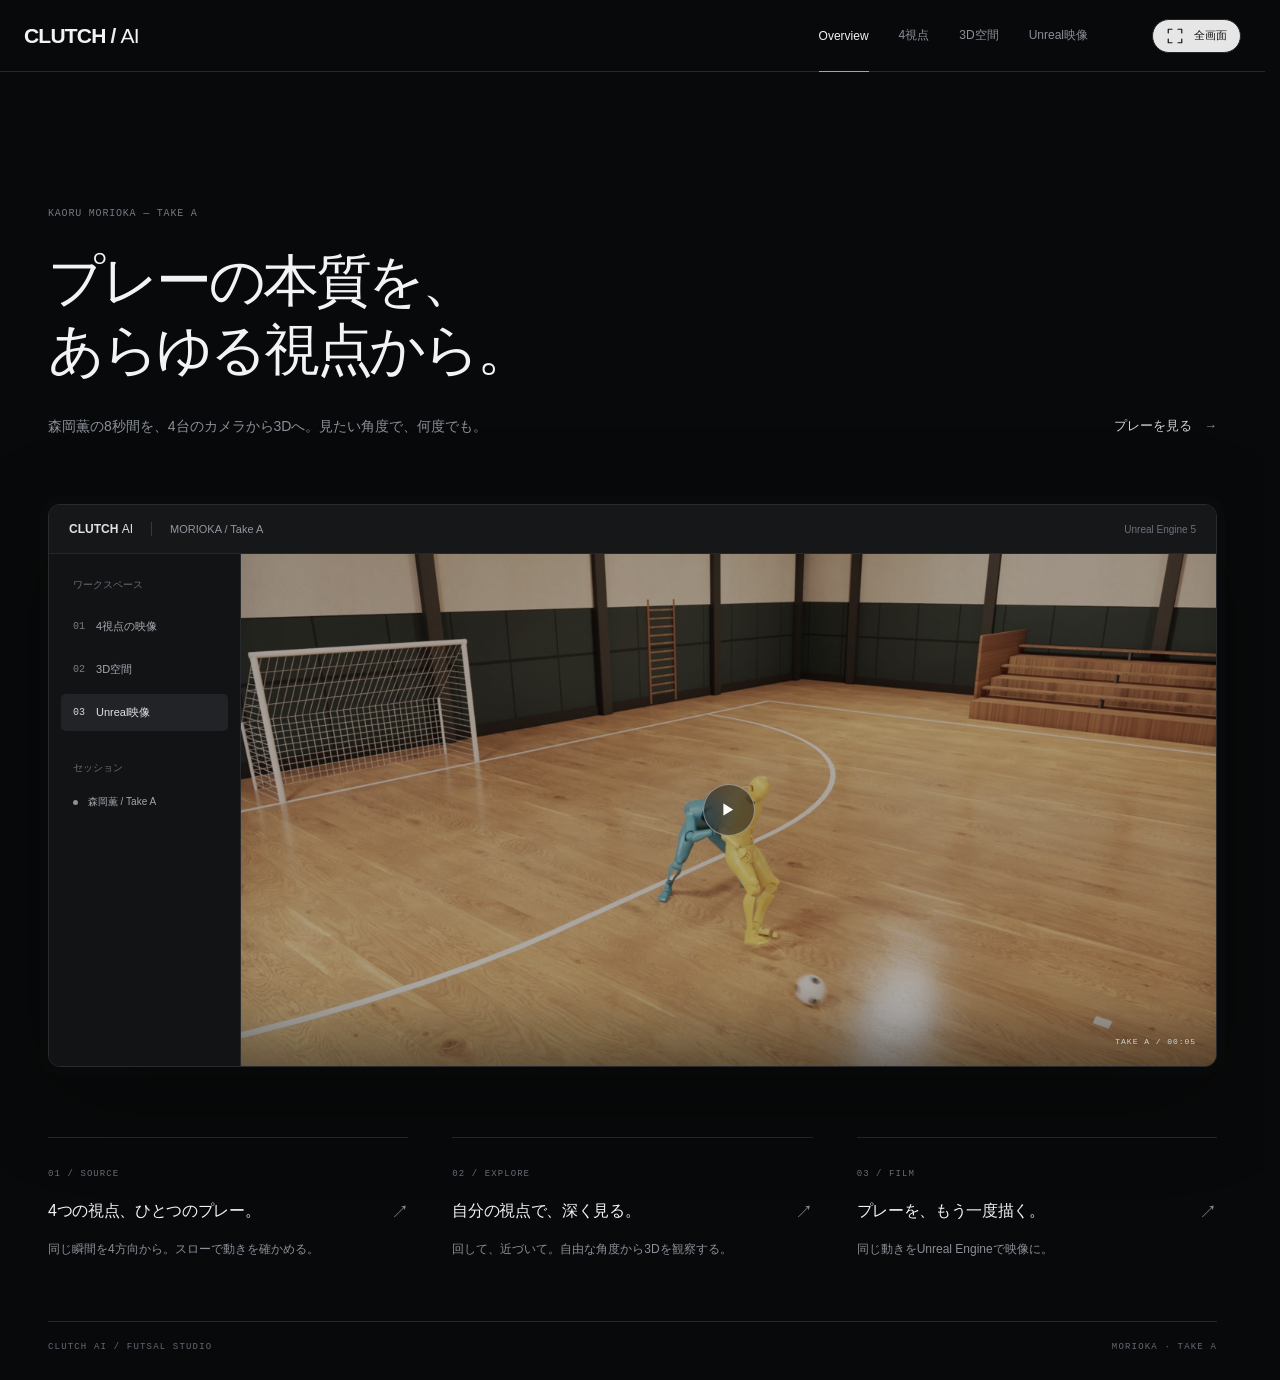
<file: index.html>
<!doctype html>
<html lang="ja">
<head>
  <meta charset="UTF-8">
  <meta name="viewport" content="width=device-width, initial-scale=1, viewport-fit=cover">
  <meta name="robots" content="noindex, nofollow">
  <meta name="theme-color" content="#111310">
  <title>Take A — 森岡薫のプレーを、あらゆる視点で | Clutch AI</title>
  <meta property="og:title" content="Take A — 森岡薫のプレーを、あらゆる視点で">
  <meta property="og:description" content="4方向の同期映像、自由視点の3D、Unreal Engineの映像。ひとつのプレーを、深く見る。">
  <meta property="og:image" content="poster.jpg">
  <link rel="icon" href="poster.jpg">
  <link rel="stylesheet" href="studio.css">
</head>
<body>
  <header class="site-header">
    <a class="brand" href="#intro" aria-label="Clutch AI ホーム">CLUTCH<span class="brand-mark">/</span><span class="brand-light">AI</span></a>
    <nav class="tabs" aria-label="ビュー切替">
      <a class="tab on" href="#intro" data-ch="intro" aria-current="page">Overview</a>
      <a class="tab" href="#cams" data-ch="cams"><span>01</span>4視点</a>
      <a class="tab" href="#space" data-ch="space"><span>02</span>3D空間</a>
      <a class="tab" href="#film" data-ch="film"><span>03</span>Unreal映像</a>
    </nav>
    <button class="btn fullscreen-button" id="pageFs" data-fullscreen="current"><svg viewBox="0 0 24 24" aria-hidden="true"><path d="M8 3H3v5m13-5h5v5M3 16v5h5m13-5v5h-5"/></svg><span>全画面</span></button>
  </header>
  <main>
    <section class="chapter on" id="intro" aria-labelledby="intro-title">
      <div class="hero">
        <div class="hero-copy">
          <p class="eyebrow"><span class="live-dot"></span> KAORU MORIOKA — TAKE A</p>
          <h1 id="intro-title">プレーの本質を、<br>あらゆる視点から。</h1>
          <div class="hero-bottom"><p class="hero-description">森岡薫の8秒間を、4台のカメラから3Dへ。<br class="mobile-break">見たい角度で、何度でも。</p><a class="hero-cta" href="#cams">プレーを見る <span aria-hidden="true">→</span></a></div>
        </div>
        <div class="hero-image">
          <div class="preview-header"><span class="preview-brand">CLUTCH <span>AI</span></span><span class="preview-divider"></span><span>MORIOKA / Take A</span><span class="preview-state">Unreal Engine 5</span></div>
          <div class="preview-body"><div class="preview-sidebar"><span class="preview-caption">ワークスペース</span><a href="#cams">01 <span>4視点の映像</span></a><a href="#space">02 <span>3D空間</span></a><a class="selected" href="#film">03 <span>Unreal映像</span></a><span class="preview-caption preview-session">セッション</span><span class="session-item"><i></i> 森岡薫 / Take A</span></div><a class="preview-film" href="#film" aria-label="Unreal映像を開く"><img src="poster.jpg" alt="Unreal Engineで再構成した体育館と2人の選手" fetchpriority="high"><span class="preview-play" aria-hidden="true">▶</span><span class="image-caption">TAKE A / 00:05</span></a></div>
        </div>
      </div>
      <div class="chapter-links">
        <a class="chapter-link" href="#cams"><span class="chapter-number">01 / SOURCE</span><h2>4つの視点、ひとつのプレー。 <span aria-hidden="true">↗</span></h2><p>同じ瞬間を4方向から。スローで動きを確かめる。</p></a>
        <a class="chapter-link" href="#space"><span class="chapter-number">02 / EXPLORE</span><h2>自分の視点で、深く見る。 <span aria-hidden="true">↗</span></h2><p>回して、近づいて。自由な角度から3Dを観察する。</p></a>
        <a class="chapter-link" href="#film"><span class="chapter-number">03 / FILM</span><h2>プレーを、もう一度描く。 <span aria-hidden="true">↗</span></h2><p>同じ動きをUnreal Engineで映像に。</p></a>
      </div>
      <footer class="site-footer"><span>CLUTCH AI / FUTSAL STUDIO</span><span>MORIOKA · TAKE A</span></footer>
    </section>
    <section class="chapter" id="cams" aria-labelledby="cams-title" hidden>
      <div class="view-heading"><div><p class="eyebrow">01 / SOURCE</p><h1 id="cams-title">4つの視点。ひとつの瞬間。</h1></div><p class="view-description">4方向の映像を同期再生。<br>スローとシークで、動きの細部まで。</p></div>
      <div class="workspace" id="camWorkspace" aria-label="4視点プレーヤー">
        <div class="stage-topline"><span><i class="live-dot"></i> SYNCHRONIZED / 4 CAMERAS</span><span>TAKE A</span></div>
        <div class="cams">
          <div class="cam"><video src="space/cam1_west.mp4" muted playsinline preload="metadata"></video><span class="lbl"><b>01</b> 西側</span></div>
          <div class="cam"><video src="space/cam2_goalback.mp4" muted playsinline preload="metadata"></video><span class="lbl"><b>02</b> ゴール裏</span></div>
          <div class="cam"><video src="space/cam3_east.mp4" muted playsinline preload="metadata"></video><span class="lbl"><b>03</b> 東側</span></div>
          <div class="cam"><video src="space/cam4_side.mp4" muted playsinline preload="metadata"></video><span class="lbl"><b>04</b> サイド</span></div>
        </div>
        <div class="transport">
          <input id="camSeek" type="range" min="0" max="8" step="0.033" value="0" aria-label="4台の映像の再生位置">
          <div class="row">
            <button class="btn play-button" id="camPlay" aria-label="4視点を再生">▶</button>
            <span class="time" id="camTime">0.00 <span>/ 8.00 s</span></span>
            <div class="spacer"></div>
            <div class="seg" id="camSpeed" role="group" aria-label="4視点の再生速度"><button class="btn" data-speed="0.25" aria-pressed="false">0.25×</button><button class="btn" data-speed="0.5" aria-pressed="false">0.5×</button><button class="btn on" data-speed="1" aria-pressed="true">1×</button></div>
            <button class="btn fullscreen-button" id="camFs" data-fullscreen="camWorkspace"><svg viewBox="0 0 24 24" aria-hidden="true"><path d="M8 3H3v5m13-5h5v5M3 16v5h5m13-5v5h-5"/></svg><span>全画面</span></button>
          </div>
        </div>
      </div>
      <div class="view-footnote"><span>西側 / ゴール裏 / 東側 / サイド</span><a href="#space">このプレーを3Dで見る <span aria-hidden="true">↗</span></a></div>
    </section>
    <section class="chapter space-view" id="space" aria-labelledby="space-title" hidden>
      <div class="space-toolbar"><div><p class="eyebrow">02 / EXPLORE</p><h1 id="space-title">視点を、自由に。</h1></div><p>ドラッグ・指で回転。ホイール・ピンチでズーム。</p><button class="btn fullscreen-button" id="spaceFs" data-fullscreen="space"><svg viewBox="0 0 24 24" aria-hidden="true"><path d="M8 3H3v5m13-5h5v5M3 16v5h5m13-5v5h-5"/></svg><span>全画面</span></button></div>
      <div class="space-container"><iframe id="spaceFrame" title="森岡薫 Take A 3D空間" allow="fullscreen" allowfullscreen data-src="space/sandbox/?ball=tracked&amp;embed=1&amp;v=mannequin-20260928"></iframe></div>
    </section>
    <section class="chapter" id="film" aria-labelledby="film-title" hidden>
      <div class="view-heading"><div><p class="eyebrow">03 / FILM</p><h1 id="film-title">動きを、もう一度描く。</h1></div><p class="view-description">UNREAL ENGINE 5<br>5 SECONDS / 1080P / 30 FPS</p></div>
      <div id="player" class="workspace film-player" tabindex="0" aria-label="Unreal映像プレーヤー">
        <div class="film-surface">
          <video id="vA" src="gymv2.mp4" poster="poster.jpg" playsinline preload="metadata" loop muted></video>
          <video id="vB" src="gym.mp4" playsinline preload="metadata" loop muted></video>
          <div id="wipe" role="slider" aria-label="新旧映像の比較位置" aria-valuemin="2" aria-valuemax="98" aria-valuenow="50" tabindex="0"></div>
          <span class="tag" id="tagA">NEW / 新版</span><span class="tag" id="tagB">ORIGINAL / 旧版</span>
          <button id="bigplay" aria-label="Unreal映像を再生"><svg viewBox="0 0 24 24" aria-hidden="true"><path d="m9 5 11 7-11 7Z"/></svg></button>
        </div>
        <div class="transport" id="controls">
          <input id="scrub" type="range" min="0" max="149" step="1" value="0" aria-label="Unreal映像の再生位置">
          <div class="row">
            <button class="btn play-button" id="play" aria-label="Unreal映像を再生">▶</button>
            <button class="btn icon frame-control" id="prev" aria-label="1コマ戻る">‹</button><button class="btn icon frame-control" id="next" aria-label="1コマ進む">›</button>
            <span class="time" id="time">0.00 <span>/ 5.00 s</span></span>
            <div class="spacer"></div>
            <div class="seg" id="speed" role="group" aria-label="Unreal映像の再生速度"><button class="btn" data-speed="0.25" aria-pressed="false">0.25×</button><button class="btn" data-speed="0.5" aria-pressed="false">0.5×</button><button class="btn on" data-speed="1" aria-pressed="true">1×</button></div>
            <div class="seg" id="source" role="group" aria-label="映像のバージョン"><button class="btn on" data-src="A" aria-pressed="true">新</button><button class="btn" data-src="B" aria-pressed="false">旧</button><button class="btn" data-src="AB" aria-pressed="false">比較</button></div>
            <button class="btn fullscreen-button" id="filmFs" data-fullscreen="player"><svg viewBox="0 0 24 24" aria-hidden="true"><path d="M8 3H3v5m13-5h5v5M3 16v5h5m13-5v5h-5"/></svg><span>全画面</span></button>
          </div>
        </div>
      </div>
      <div class="view-footnote"><span>元のプレーの3〜8秒を再構成 / 動作確認用モデル</span><a href="gymv2.mp4" download="take-a-gymv2-5s.mp4">映像をダウンロード <span aria-hidden="true">↓</span></a></div>
      <details class="film-details"><summary>映像について・比較を見る <span aria-hidden="true">＋</span></summary><div class="details-content"><p>4台の映像から再構成した動きを、Unreal Engineの体育館で再生しています。人物は動作確認用の単色モデルです。元映像の完全な再現を示すものではありません。</p><p>「比較」では境界をドラッグして、新旧の会場を見比べられます。キーボードでは Space で再生・停止、← → でコマ送り、F で全画面。</p><figure><img src="compare-gym-vs-gymv2.jpg" alt="左に旧版、右に新版の体育館を並べた5時刻の比較" loading="lazy"><figcaption>旧版 / 新版 — 同じ時刻の比較</figcaption></figure><figure><img src="compare-browser-vs-unreal.jpg" alt="ブラウザの3D空間とUnreal映像の比較" loading="lazy"><figcaption>3D空間 / Unreal Engine — 姿勢と位置の比較</figcaption></figure></div></details>
    </section>
  </main>
  <div class="fullscreen-notice" id="fullscreenNotice" role="status" hidden>ページ内で拡大表示しています。</div>
  <script type="module" src="studio.js"></script>
</body>
</html>
</file>
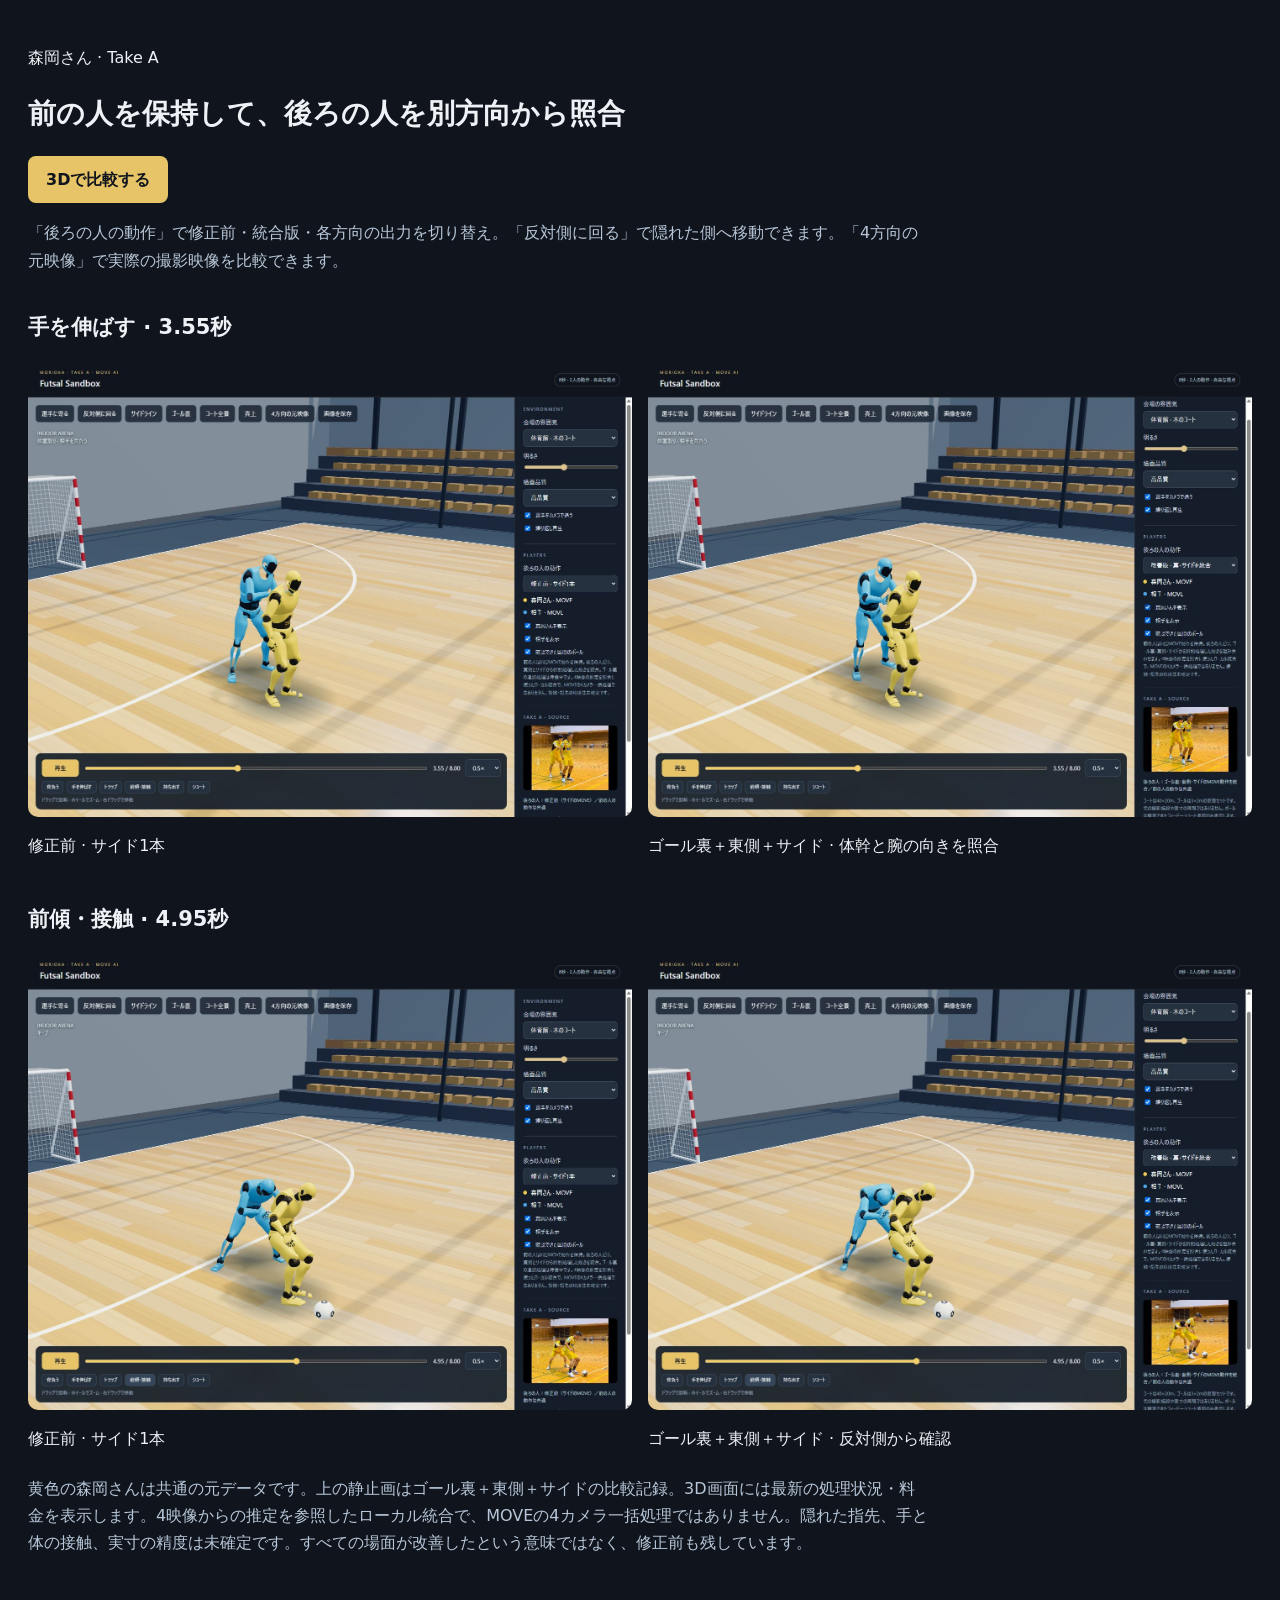
<file: space/sandbox/occlusion-review.html>
<!doctype html>
<html lang="ja"><head><meta charset="utf-8"><meta name="viewport" content="width=device-width,initial-scale=1"><title>Take A · 相手の動作比較</title><style>
body{margin:0;background:#10151d;color:#eef1f5;font:16px/1.7 system-ui,sans-serif}main{max-width:1300px;margin:auto;padding:28px}h1{font-size:28px}h2{font-size:21px;margin-top:36px}a{color:#f1ce67}.pair{display:grid;grid-template-columns:1fr 1fr;gap:16px}figure{margin:0}img{width:100%;border-radius:10px}figcaption{padding:7px 0}.note{color:#b7c6d8;max-width:900px}.button{display:inline-block;background:#e6c467;color:#10151d;padding:10px 18px;border-radius:8px;text-decoration:none;font-weight:700}@media(max-width:800px){.pair{grid-template-columns:1fr}}
</style></head><body><main><p>森岡さん · Take A</p><h1>前の人を保持して、後ろの人を別方向から照合</h1><p><a class="button" href="./?v=9">3Dで比較する</a></p><p class="note">「後ろの人の動作」で修正前・統合版・各方向の出力を切り替え。「反対側に回る」で隠れた側へ移動できます。「4方向の元映像」で実際の撮影映像を比較できます。</p>
<h2>手を伸ばす · 3.55秒</h2><div class="pair"><figure><img src="before-hands.png" alt="サイド1本のMOVEによる修正前、3.55秒"><figcaption>修正前 · サイド1本</figcaption></figure><figure><img src="final-hands.png" alt="ゴール裏・東側・サイドを統合した相手、3.55秒"><figcaption>ゴール裏＋東側＋サイド · 体幹と腕の向きを照合</figcaption></figure></div>
<h2>前傾・接触 · 4.95秒</h2><div class="pair"><figure><img src="before-contact-opposite.png" alt="接触場面を反対側から見た修正前、4.95秒"><figcaption>修正前 · サイド1本</figcaption></figure><figure><img src="final-contact.png" alt="接触場面を反対側から見た統合版、4.95秒"><figcaption>ゴール裏＋東側＋サイド · 反対側から確認</figcaption></figure></div>
<p class="note">黄色の森岡さんは共通の元データです。上の静止画はゴール裏＋東側＋サイドの比較記録。3D画面には最新の処理状況・料金を表示します。4映像からの推定を参照したローカル統合で、MOVEの4カメラ一括処理ではありません。隠れた指先、手と体の接触、実寸の精度は未確定です。すべての場面が改善したという意味ではなく、修正前も残しています。</p>
</main></body></html>
</file>
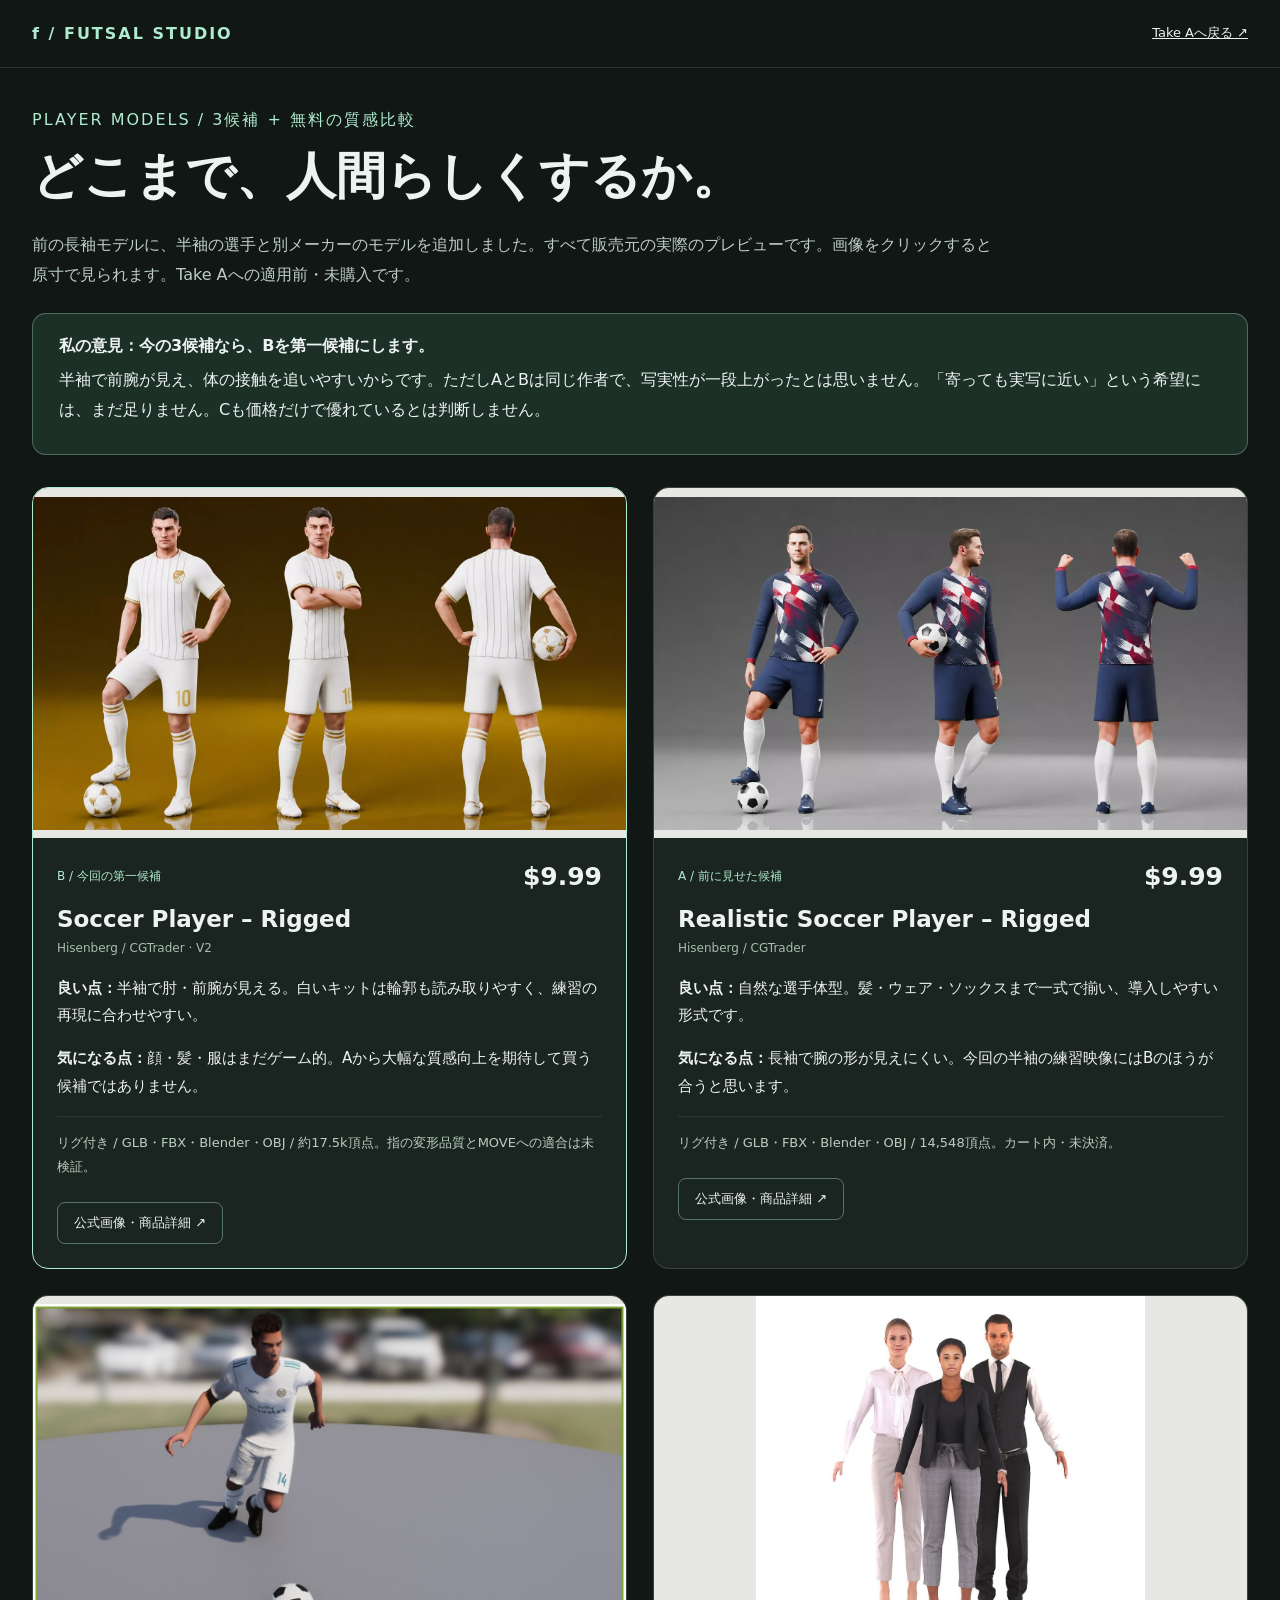
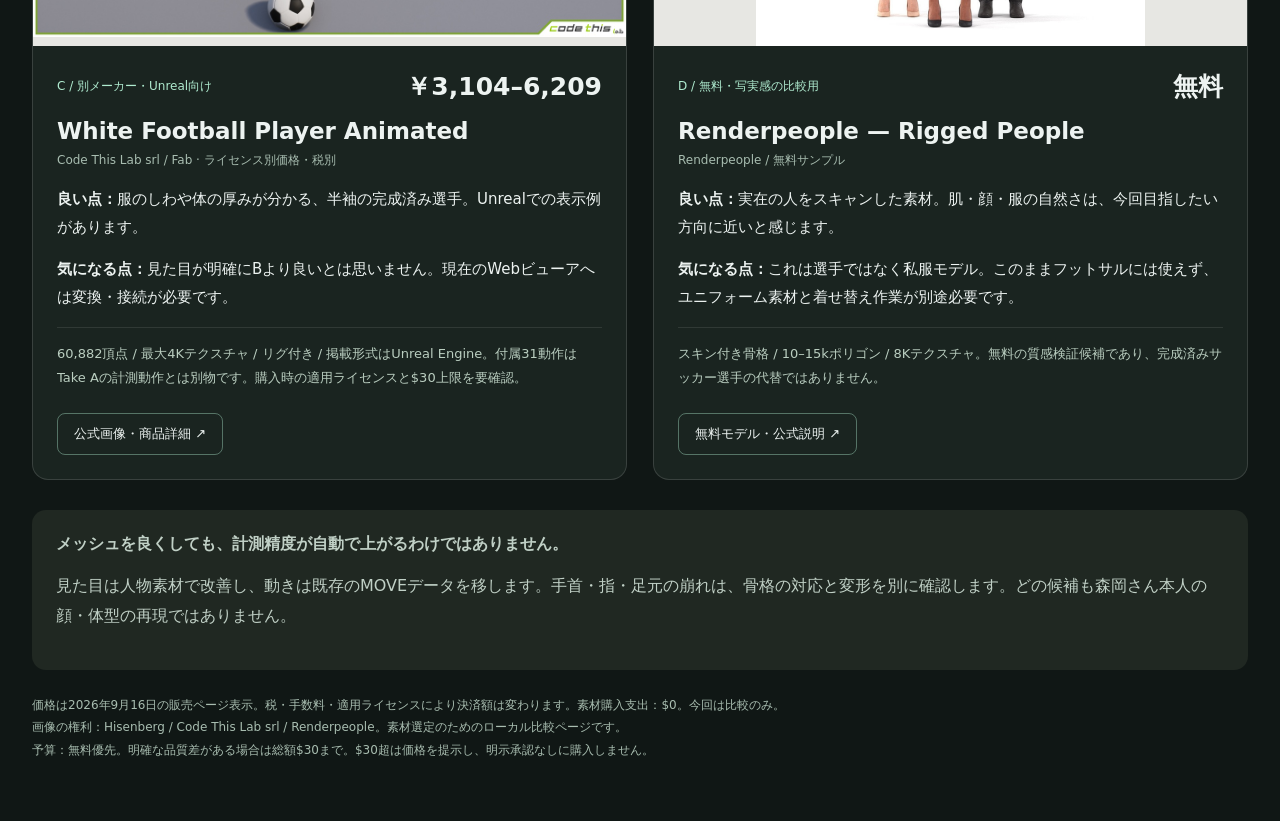
<file: space/sandbox/player-candidate.html>
<!doctype html>
<html lang="ja"><head><meta charset="utf-8"><meta name="viewport" content="width=device-width,initial-scale=1"><title>人物モデル比較 — Futsal Studio</title><style>
:root{color-scheme:dark;font-family:Inter,"Noto Sans JP",system-ui,sans-serif;background:#101715;color:#edf3f1}*{box-sizing:border-box}body{margin:0}a{color:inherit}header,main{max-width:1500px;margin:auto;padding:24px 32px}header{display:flex;justify-content:space-between;gap:20px;border-bottom:1px solid #ffffff20}header a{font-size:13px}.brand,.eyebrow{color:#afebcf;letter-spacing:2px}main{padding-top:42px}h1{font-size:clamp(28px,4vw,50px);margin:12px 0 20px}p{line-height:1.85}.intro{max-width:960px;color:#bdcec4}.opinion{padding:22px 26px;border:1px solid #afebcf55;background:#1d3027;border-radius:14px;margin:24px 0 32px}.opinion p{margin:8px 0}.grid{display:grid;grid-template-columns:1fr 1fr;gap:26px}.card{min-width:0;border:1px solid #ffffff22;border-radius:16px;overflow:hidden;background:#1a2420}.card.recommended{border-color:#afebcf}.photo{display:block;background:#e7e7e3}.photo img{width:100%;height:350px;object-fit:contain;display:block}.body{padding:24px}.top{display:flex;justify-content:space-between;align-items:center;gap:12px}.tag{font-size:12px;color:#afebcf}.price{font-size:25px;font-weight:750}h2{font-size:23px;margin:15px 0 5px}.maker,.meta,footer{color:#a8bdb0;font-size:12px;line-height:1.85}.maker{margin:0 0 15px}.verdict{font-size:15px}.detail{padding-top:14px;border-top:1px solid #ffffff18;font-size:13px;color:#bacec0}.link{display:inline-block;padding:11px 16px;border:1px solid #afebcf66;border-radius:8px;text-decoration:none;margin-top:10px;font-size:13px}.note{margin-top:30px;padding:24px;border-radius:14px;background:#202822;color:#c0d0c6}footer{padding:24px 0 36px}a:focus-visible{outline:3px solid #afebcf;outline-offset:4px}@media(max-width:850px){.grid{grid-template-columns:1fr}header,main{padding-left:18px;padding-right:18px}.photo img{height:auto;max-height:500px}.top{flex-wrap:wrap}}
</style></head><body><header><strong class="brand">f / FUTSAL STUDIO</strong><a href="./">Take Aへ戻る ↗</a></header><main><div class="eyebrow">PLAYER MODELS / 3候補 + 無料の質感比較</div><h1>どこまで、人間らしくするか。</h1><p class="intro">前の長袖モデルに、半袖の選手と別メーカーのモデルを追加しました。すべて販売元の実際のプレビューです。画像をクリックすると原寸で見られます。Take Aへの適用前・未購入です。</p><section class="opinion"><strong>私の意見：今の3候補なら、Bを第一候補にします。</strong><p>半袖で前腕が見え、体の接触を追いやすいからです。ただしAとBは同じ作者で、写実性が一段上がったとは思いません。「寄っても実写に近い」という希望には、まだ足りません。Cも価格だけで優れているとは判断しません。</p></section><div class="grid">
<article class="card recommended"><a class="photo" href="./assets/candidates/white-kit.webp"><img src="./assets/candidates/white-kit.webp" alt="B：白と金の半袖ユニフォームを着た男性選手の正面・斜め・背面"></a><div class="body"><div class="top"><span class="tag">B / 今回の第一候補</span><span class="price">$9.99</span></div><h2>Soccer Player – Rigged</h2><p class="maker">Hisenberg / CGTrader · V2</p><p class="verdict"><strong>良い点：</strong>半袖で肘・前腕が見える。白いキットは輪郭も読み取りやすく、練習の再現に合わせやすい。</p><p class="verdict"><strong>気になる点：</strong>顔・髪・服はまだゲーム的。Aから大幅な質感向上を期待して買う候補ではありません。</p><p class="detail">リグ付き / GLB・FBX・Blender・OBJ / 約17.5k頂点。指の変形品質とMOVEへの適合は未検証。</p><a class="link" href="https://www.cgtrader.com/3d-models/character/man/realistic-soccer-player-v2-rigged" rel="noreferrer">公式画像・商品詳細 ↗</a></div></article>
<article class="card"><a class="photo" href="./assets/candidates/player-1.webp"><img src="./assets/candidates/player-1.webp" alt="A：紺と赤白の長袖ユニフォームの選手、3方向の販売画像"></a><div class="body"><div class="top"><span class="tag">A / 前に見せた候補</span><span class="price">$9.99</span></div><h2>Realistic Soccer Player – Rigged</h2><p class="maker">Hisenberg / CGTrader</p><p class="verdict"><strong>良い点：</strong>自然な選手体型。髪・ウェア・ソックスまで一式で揃い、導入しやすい形式です。</p><p class="verdict"><strong>気になる点：</strong>長袖で腕の形が見えにくい。今回の半袖の練習映像にはBのほうが合うと思います。</p><p class="detail">リグ付き / GLB・FBX・Blender・OBJ / 14,548頂点。カート内・未決済。</p><a class="link" href="https://www.cgtrader.com/3d-models/character/man/realistic-soccer-player-rigged" rel="noreferrer">公式画像・商品詳細 ↗</a></div></article>
<article class="card"><a class="photo" href="./assets/candidates/code-this-lab.jpg"><img src="./assets/candidates/code-this-lab.jpg" alt="C：白の半袖ユニフォームでボールに向かって走る選手のUnreal Engineプレビュー"></a><div class="body"><div class="top"><span class="tag">C / 別メーカー・Unreal向け</span><span class="price">￥3,104–6,209</span></div><h2>White Football Player Animated</h2><p class="maker">Code This Lab srl / Fab · ライセンス別価格・税別</p><p class="verdict"><strong>良い点：</strong>服のしわや体の厚みが分かる、半袖の完成済み選手。Unrealでの表示例があります。</p><p class="verdict"><strong>気になる点：</strong>見た目が明確にBより良いとは思いません。現在のWebビューアへは変換・接続が必要です。</p><p class="detail">60,882頂点 / 最大4Kテクスチャ / リグ付き / 掲載形式はUnreal Engine。付属31動作はTake Aの計測動作とは別物です。購入時の適用ライセンスと$30上限を要確認。</p><a class="link" href="https://www.fab.com/listings/577ccb6e-afac-4c05-9ac1-250ba013a5ef" rel="noreferrer">公式画像・商品詳細 ↗</a></div></article>
<article class="card"><a class="photo" href="./assets/candidates/renderpeople.jpg"><img src="./assets/candidates/renderpeople.jpg" alt="D：Renderpeopleの無料リグ付きスキャン人物。私服の女性2人とベスト姿の男性"></a><div class="body"><div class="top"><span class="tag">D / 無料・写実感の比較用</span><span class="price">無料</span></div><h2>Renderpeople — Rigged People</h2><p class="maker">Renderpeople / 無料サンプル</p><p class="verdict"><strong>良い点：</strong>実在の人をスキャンした素材。肌・顔・服の自然さは、今回目指したい方向に近いと感じます。</p><p class="verdict"><strong>気になる点：</strong>これは選手ではなく私服モデル。このままフットサルには使えず、ユニフォーム素材と着せ替え作業が別途必要です。</p><p class="detail">スキン付き骨格 / 10–15kポリゴン / 8Kテクスチャ。無料の質感検証候補であり、完成済みサッカー選手の代替ではありません。</p><a class="link" href="https://renderpeople.com/free-3d-people/" rel="noreferrer">無料モデル・公式説明 ↗</a></div></article>
</div><section class="note"><strong>メッシュを良くしても、計測精度が自動で上がるわけではありません。</strong><p>見た目は人物素材で改善し、動きは既存のMOVEデータを移します。手首・指・足元の崩れは、骨格の対応と変形を別に確認します。どの候補も森岡さん本人の顔・体型の再現ではありません。</p></section><footer>価格は2026年9月16日の販売ページ表示。税・手数料・適用ライセンスにより決済額は変わります。素材購入支出：$0。今回は比較のみ。<br>画像の権利：Hisenberg / Code This Lab srl / Renderpeople。素材選定のためのローカル比較ページです。<br>予算：無料優先。明確な品質差がある場合は総額$30まで。$30超は価格を提示し、明示承認なしに購入しません。</footer></main></body></html>
</file>
<file: studio.css>
:root{color-scheme:dark;--bg:#08090a;--panel:#151617;--ink:#f3f3f4;--muted:#8a8f98;--line:#26272b;--accent:#e6e6e7;--header:80px;--mono:ui-monospace,"Cascadia Code",Consolas,monospace;--sans:Arial,"Hiragino Kaku Gothic ProN","Yu Gothic UI",Meiryo,sans-serif}
*{box-sizing:border-box}html{background:var(--bg);scrollbar-gutter:stable}body{margin:0;color:var(--ink);font-family:var(--sans);-webkit-font-smoothing:antialiased}button,a,input{-webkit-tap-highlight-color:transparent}button,input{font:inherit}button,a{touch-action:manipulation}a{color:inherit;text-decoration:none}button{cursor:pointer}button:disabled{opacity:.4;cursor:wait}[hidden]{display:none!important}:focus-visible{outline:2px solid var(--accent);outline-offset:5px}button svg{width:18px;height:18px;fill:none;stroke:currentColor;stroke-width:1.6;stroke-linecap:round;stroke-linejoin:round}
.site-header{height:var(--header);display:flex;align-items:center;gap:40px;padding:0 3.3vw;border-bottom:1px solid var(--line);background:var(--bg)}.brand{font-size:22px;font-weight:900;letter-spacing:-1px;white-space:nowrap}.brand-mark{color:var(--accent);padding:0 5px}.brand-light{font-weight:400}.tabs{display:flex;align-items:stretch;align-self:stretch;gap:30px;margin:0 auto}.tab{position:relative;display:flex;align-items:center;gap:9px;color:var(--muted);font-size:13px;white-space:nowrap}.tab span{font:10px var(--mono);opacity:.65}.tab:hover,.tab.on{color:var(--ink)}.tab.on:after{content:"";height:2px;position:absolute;bottom:-1px;inset-inline:0;background:var(--accent)}
.btn{display:inline-flex;align-items:center;justify-content:center;gap:10px;min-height:40px;padding:9px 14px;background:transparent;color:var(--ink);border:1px solid var(--line);border-radius:5px;font-size:12px;line-height:1.2;white-space:nowrap;transition:background .15s,color .15s}.btn:hover{background:#252629}.btn.on{background:var(--accent);color:#101114;border-color:var(--accent)}.btn.primary{background:var(--accent);color:#101114;border-color:var(--accent);font-size:14px;font-weight:700;min-height:54px;padding:15px 22px;gap:46px}.btn.primary:hover{background:#ffffff}.fullscreen-button{flex-shrink:0}.fullscreen-button[aria-pressed=true]{background:var(--ink);color:var(--bg);border-color:var(--ink)}
.chapter{max-width:1680px;margin:0 auto;padding:0 3.3vw}.eyebrow{font:10px var(--mono);letter-spacing:.14em;color:var(--accent);margin:0 0 20px}.live-dot{display:inline-block;width:6px;height:6px;border-radius:50%;background:var(--accent);margin-right:7px}.hero{position:relative;min-height:min(620px,66vw);display:flex;align-items:center;margin-top:26px}.hero-image{position:absolute;right:0;top:0;bottom:0;width:67%;overflow:hidden;background:#22271e}.hero-image img{width:100%;height:100%;object-fit:cover;object-position:53% center;opacity:.73}.hero-image:after{content:"";position:absolute;inset:0;background:linear-gradient(90deg,var(--bg),transparent 40%)}.image-caption{position:absolute;right:22px;bottom:22px;font:9px var(--mono);letter-spacing:.15em;color:#e0e3d7;z-index:1}.hero-copy{z-index:1;position:relative;padding:48px 0 52px;max-width:680px}.hero h1{font-size:clamp(40px,4.7vw,74px);letter-spacing:-.065em;line-height:1.34;font-weight:700;margin:0 0 26px}.hero h1 span{color:var(--accent)}.hero-description{font-size:14px;line-height:2;color:#bdc2b7;margin:0 0 30px}.hero-meta{display:flex;gap:22px;font:9px var(--mono);letter-spacing:.13em;color:var(--muted);margin-top:36px}.hero-index{position:absolute;top:22px;right:22px;z-index:1;font:11px var(--mono);letter-spacing:.12em}
.chapter-links{display:grid;grid-template-columns:repeat(3,1fr);gap:34px;padding:36px 0}.chapter-link{border-top:1px solid #454b3d;padding-top:20px}.chapter-number{font:10px var(--mono);letter-spacing:.12em;color:var(--muted)}.chapter-link h2{font-size:clamp(14px,1.2vw,19px);font-weight:500;margin:18px 0 12px;display:flex;justify-content:space-between;gap:12px;line-height:1.6}.chapter-link h2 span{color:var(--accent);font-size:21px}.chapter-link p{color:var(--muted);font-size:11px;line-height:1.8;margin:0}.chapter-link:hover{border-color:var(--accent)}.site-footer{display:flex;justify-content:space-between;font:9px var(--mono);color:#79816e;letter-spacing:.13em;border-top:1px solid var(--line);padding:20px 0 28px}
.view-heading{display:flex;justify-content:space-between;align-items:center;gap:24px;padding:32px 0 24px}.view-heading .eyebrow{margin-bottom:10px}.view-heading h1{font-size:clamp(22px,2.2vw,32px);line-height:1.4;letter-spacing:-.045em;font-weight:500;margin:0}.view-description{font-size:11px;line-height:1.9;color:var(--muted);margin:0;text-align:right}
.workspace{background:#080a07;border:1px solid var(--line);border-radius:8px;overflow:hidden;position:relative}.stage-topline{height:34px;flex-shrink:0;display:flex;align-items:center;justify-content:space-between;padding:0 14px;color:var(--muted);font:9px var(--mono);letter-spacing:.1em;border-bottom:1px solid #22261e}.stage-topline .live-dot{width:5px;height:5px}.stage-topline span{display:flex;align-items:center}
#camWorkspace{height:calc(100dvh - 258px);min-height:320px;max-height:1000px;display:flex;flex-direction:column}.cams{flex:1;min-height:0;display:grid;grid-template-columns:repeat(2,minmax(0,1fr));grid-template-rows:repeat(2,minmax(0,1fr));gap:2px;background:#26272b}.cam{position:relative;min-height:0;min-width:0;background:#08090a;overflow:hidden}.cam video{display:block;width:100%;height:100%;object-fit:contain;cursor:pointer}.lbl{position:absolute;left:12px;top:12px;font-size:10px;padding:6px 9px;background:#141516d9;border:1px solid #89917444;border-radius:3px;pointer-events:none;color:#f3f5ec}.lbl b{font:10px var(--mono);margin-right:5px;color:var(--accent)}
.transport{flex-shrink:0;padding:9px 14px 11px;background:#141516;border-top:1px solid #26272b}.row{display:flex;align-items:center;gap:10px;flex-wrap:wrap}.spacer{flex:1}.play-button{background:var(--accent);color:#101114;border:0;min-width:42px}.play-button:hover{background:#ffffff}.time{font:11px var(--mono);font-variant-numeric:tabular-nums;white-space:nowrap}.time span{color:var(--muted)}.seg{display:flex;align-items:center;gap:2px;background:#0e0f10;padding:3px;border-radius:4px}.seg .btn{border:0;min-height:32px;padding:6px 10px;font:11px var(--mono)}.icon{padding:4px 10px;font-size:26px;border-color:transparent;min-width:32px}input[type=range]{appearance:none;display:block;width:100%;height:20px;margin:0 0 8px;background:transparent;cursor:pointer;accent-color:var(--accent)}input[type=range]::-webkit-slider-runnable-track{height:3px;border-radius:2px;background:#44464d}input[type=range]::-webkit-slider-thumb{appearance:none;width:12px;height:12px;margin-top:-4.5px;border-radius:50%;background:var(--accent);border:0}input[type=range]::-moz-range-track{height:3px;background:#44464d}input[type=range]::-moz-range-thumb{width:12px;height:12px;border:0;border-radius:50%;background:var(--accent)}
.view-footnote{display:flex;justify-content:space-between;align-items:center;gap:20px;padding:18px 0 28px;font-size:10px;line-height:1.8;color:var(--muted)}.view-footnote a{color:var(--ink);white-space:nowrap}.view-footnote a span{margin-left:14px;color:var(--accent)}
.space-view{height:calc(100dvh - var(--header));display:flex;flex-direction:column;max-width:none;padding:0}.space-toolbar{display:flex;align-items:center;gap:20px;padding:18px 3.3vw;flex-shrink:0}.space-toolbar .eyebrow{margin:0 0 6px;font-size:9px}.space-toolbar h1{font-size:20px;font-weight:500;letter-spacing:-.04em;margin:0}.space-toolbar p:not(.eyebrow){font-size:11px;color:var(--muted);margin-left:auto}.space-container{position:relative;flex:1;min-height:0}.space-container iframe{display:block;width:100%;height:100%;border:0;background:#0e100d}
.film-player{display:flex;flex-direction:column;height:calc(100dvh - 260px);min-height:350px;max-height:1000px}.film-surface{position:relative;flex:1;min-height:0;overflow:hidden}.film-surface video{position:absolute;inset:0;width:100%;height:100%;object-fit:contain;background:#08090a}#vB{display:none}#player.compare #vB{clip-path:inset(0 0 0 50%)}#wipe{display:none;position:absolute;top:0;bottom:0;left:50%;width:3px;background:#e7eadf;z-index:3;cursor:ew-resize;touch-action:none;transform:translateX(-50%)}#wipe:after{content:"↔";position:absolute;left:50%;top:50%;transform:translate(-50%,-50%);background:var(--ink);color:#111;padding:10px 6px;border-radius:4px}.tag{display:none;position:absolute;top:18px;padding:6px 9px;background:#111b;color:var(--ink);font:10px var(--mono);z-index:2}#tagA{left:18px}#tagB{right:18px}#player.compare #wipe,#player.compare .tag{display:block}#bigplay{position:absolute;top:50%;left:50%;transform:translate(-50%,-50%);display:grid;place-items:center;width:72px;height:72px;border-radius:50%;background:#e6e6e7e8;color:#101114;border:1px solid #f0f7df75;z-index:2}#bigplay svg{width:29px;height:29px;fill:currentColor;stroke:none}#player.playing #bigplay{display:none}.film-details{border-top:1px solid var(--line);margin-bottom:40px;color:var(--muted)}.film-details summary{cursor:pointer;list-style:none;font-size:12px;padding:22px 0;display:flex;justify-content:space-between}.film-details summary::-webkit-details-marker{display:none}.film-details summary span{color:var(--accent)}.film-details[open] summary span{transform:rotate(45deg)}.details-content{max-width:960px;margin:0 auto}.details-content p{font-size:12px;line-height:1.9}.details-content figure{margin:24px 0}.details-content img{display:block;width:100%;height:auto}.details-content figcaption{font-size:10px;margin-top:10px}
:fullscreen{background:var(--bg)}.workspace:fullscreen,.workspace:-webkit-full-screen,.workspace.expanded{width:100%;height:100dvh!important;max-height:none!important;min-height:0!important;border:0;border-radius:0}.space-view:fullscreen,.space-view:-webkit-full-screen,.space-view.expanded{height:100dvh;max-width:none;width:100%}.expanded{position:fixed!important;inset:0!important;z-index:100;margin:0!important}html.in-app-fullscreen,html.in-app-fullscreen body{overflow:hidden}html.in-app-fullscreen{scrollbar-gutter:auto}html:fullscreen .site-header{padding-top:env(safe-area-inset-top)}.expanded .transport,:fullscreen .transport{padding-bottom:max(12px,env(safe-area-inset-bottom))}.fullscreen-notice{position:fixed;z-index:110;left:50%;bottom:100px;transform:translateX(-50%);background:#edf1e4;color:#101114;padding:12px 18px;border-radius:6px;font-size:12px;box-shadow:0 4px 24px #0005;pointer-events:none;max-width:90vw}
@media(min-width:1680px){.chapter{padding-inline:56px}.space-view{padding:0}}@media(max-width:1000px){:root{--header:68px}.site-header{gap:20px}.tabs{gap:20px}.hero{min-height:550px}.hero h1{font-size:52px}.hero-image{width:75%}.hero-copy{max-width:560px}.chapter-links{gap:24px}.chapter-link h2{font-size:15px}.row{gap:6px}.transport .btn{padding-inline:10px}.frame-control{display:none}}
@media(max-width:700px){:root{--header:116px}.site-header{height:var(--header);padding:14px 20px 0;gap:0;flex-wrap:wrap;justify-content:space-between}.brand{font-size:20px}.site-header>.fullscreen-button{margin-left:auto;min-height:36px}.tabs{order:3;flex:0 0 100%;height:52px;gap:0;justify-content:space-between;margin-top:7px}.tab{font-size:12px;gap:5px}.tab span{font-size:9px}.chapter{padding:0 20px}.hero{margin-top:18px;min-height:630px;align-items:flex-start}.hero-image{width:100%;top:220px;bottom:0}.hero-image:after{background:linear-gradient(180deg,var(--bg),transparent 55%)}.hero-image img{object-position:57% center;opacity:.6}.hero-copy{padding:24px 0 210px}.hero h1{font-size:clamp(36px,9.7vw,58px);margin-bottom:18px}.hero-description{font-size:12px;line-height:1.9;margin-bottom:24px}.hero-meta{font-size:8px;gap:16px;margin-top:28px}.hero-index{top:auto;bottom:22px;left:16px}.image-caption{right:16px;bottom:24px;font-size:7px}.chapter-links{grid-template-columns:1fr;padding:28px 0;gap:24px}.chapter-link{padding-top:15px}.chapter-link h2{font-size:17px;margin:12px 0 8px}.site-footer{font-size:7px;gap:12px}.view-heading{padding:24px 0 20px;gap:16px}.view-heading h1{font-size:21px}.view-description{display:none}#camWorkspace{height:calc(100dvh - 276px);min-height:350px}.stage-topline{font-size:8px;padding-inline:10px}.lbl{font-size:9px;top:7px;left:7px;padding:4px 6px}.transport{padding-inline:10px}.row{gap:6px}.row .time{font-size:9px}.seg .btn{padding:6px;min-height:32px;font-size:10px}.transport .fullscreen-button{min-height:38px;padding-inline:8px;gap:6px}.fullscreen-button svg{width:16px;height:16px}.transport .fullscreen-button span{font-size:10px}.view-footnote{font-size:9px;gap:12px}.view-footnote a span{margin-left:3px}.space-view{padding:0}.space-toolbar{padding:13px 20px;gap:10px}.space-toolbar h1{font-size:18px}.space-toolbar p:not(.eyebrow){display:none}.space-toolbar .fullscreen-button{margin-left:auto}.film-player{height:calc(100dvh - 270px);min-height:360px}.film-player .row .spacer{display:none}#source{margin-left:auto}.film-player .row{row-gap:8px}#filmFs{margin-left:auto}.film-player .row>.time{margin-right:auto}.film-player .row>.seg{flex-shrink:0}.film-player .row>#source{order:5}.film-player .row>#filmFs{order:6}.details-content p{font-size:11px}.fullscreen-notice{bottom:140px;text-align:center;width:max-content}}
@media(orientation:landscape) and (max-height:600px){:root{--header:52px}.site-header{height:52px;flex-wrap:nowrap;padding:0 20px;gap:24px}.tabs{order:0;flex:initial;align-self:stretch;height:auto;margin:0 auto;gap:20px}.tab{font-size:11px}.brand{font-size:18px}.view-heading{padding:13px 0}.view-heading .eyebrow{display:none}.view-heading h1{font-size:18px}.view-description{display:none}#camWorkspace,.film-player{height:calc(100dvh - 150px);min-height:180px}.stage-topline{height:24px;font-size:8px}.view-footnote{padding:10px 0;font-size:9px}.transport{padding-top:3px;padding-bottom:6px}.transport .btn{min-height:30px}.transport input{margin-bottom:3px;height:15px}.space-toolbar{padding:8px 20px}.space-toolbar .eyebrow{display:none}.space-toolbar h1{font-size:16px}.hero{min-height:500px}.hero-image{width:70%;top:0}.hero-image:after{background:linear-gradient(90deg,var(--bg),transparent 50%)}.hero-copy{padding:40px 0}.film-player .row{flex-wrap:nowrap}.film-player .row>.spacer{display:block}}
/* Quiet monochrome, generous spacing, and a product-first preview. */
.site-header{height:72px;padding-inline:max(24px,calc((100vw - 1280px)/2));gap:36px;background:#08090aeb}
:root{--header:72px}.brand{font-size:21px;letter-spacing:-.8px}.brand-mark{color:#ededee}.tabs{margin-left:auto;margin-right:28px;gap:30px}.tab{font-size:12px}.tab span{display:none}.tab.on:after{background:#a3a4a8;height:1px}.site-header .fullscreen-button{border-radius:20px;min-height:34px;background:#e6e6e7;color:#141516;padding:7px 13px;font-size:11px}.site-header .fullscreen-button:hover{background:white}.chapter{max-width:1376px;padding-inline:48px}.hero{display:block;margin-top:0;min-height:0}.hero-copy{max-width:none;padding:136px 0 66px}.hero-copy .eyebrow{color:#727782;font-size:10px;letter-spacing:.08em;margin-bottom:27px}.hero-copy .live-dot{display:none}.hero h1{font-size:clamp(40px,4.4vw,64px);font-weight:500;line-height:1.23;letter-spacing:-.055em;margin:0 0 30px;color:#f3f3f4}.hero-bottom{display:flex;justify-content:space-between;align-items:center;gap:30px}.hero-description{font-size:14px;line-height:1.7;color:#8a8f98;margin:0}.mobile-break{display:none}.hero-cta{font-size:13px;color:#d0d2d7;white-space:nowrap}.hero-cta span{margin-left:8px;color:#8a8f98}.hero-cta:hover{color:white}.hero-image{position:relative;inset:auto;width:100%;height:auto;overflow:hidden;border:1px solid #2a2b2e;border-radius:12px;background:#101113;box-shadow:0 0 0 8px #ffffff02,0 28px 100px #0005}.hero-image:after{display:none}.preview-header{height:49px;display:flex;align-items:center;gap:18px;padding:0 20px;font-size:11px;color:#93969e;border-bottom:1px solid #26272b;background:#161719}.preview-brand{font-size:12px;color:#e1e1e4;font-weight:700}.preview-brand span{font-weight:400}.preview-divider{height:14px;width:1px;background:#38393d}.preview-state{margin-left:auto;font-size:10px;color:#6d717b}.preview-body{display:flex;height:clamp(310px,40vw,570px)}.preview-sidebar{width:192px;flex-shrink:0;background:#121315;border-right:1px solid #28292d;padding:24px 12px;display:flex;flex-direction:column;gap:6px}.preview-caption{font-size:10px;color:#686d77;padding:0 12px;margin:0 0 10px}.preview-sidebar a{display:flex;align-items:center;gap:11px;font:10px var(--mono);color:#777c87;padding:11px 12px;border-radius:5px}.preview-sidebar a span{font:11px var(--sans);color:#a6a9b1}.preview-sidebar a:hover,.preview-sidebar a.selected{background:#222326;color:#d3d4d8}.preview-sidebar a.selected span{color:#e3e3e6}.preview-session{margin-top:24px}.session-item{font-size:10px;padding:4px 12px;color:#a2a5ad}.session-item i{display:inline-block;width:5px;height:5px;background:#8a8f98;border-radius:50%;margin-right:7px}.preview-film{position:relative;display:block;flex:1;min-width:0;background:#090a0b}.hero-image .preview-film img{width:100%;height:100%;object-fit:cover;opacity:.72;filter:saturate(.65);object-position:center}.preview-film:after{content:"";position:absolute;inset:0;box-shadow:inset 0 -70px 80px -50px #0008;pointer-events:none}.preview-play{position:absolute;left:50%;top:50%;transform:translate(-50%,-50%);width:52px;height:52px;display:grid;place-items:center;border-radius:50%;border:1px solid #ffffff65;background:#16171980;color:white;font-size:15px;backdrop-filter:blur(10px)}.image-caption{font-size:8px;color:#d0d2d7;letter-spacing:.12em;bottom:20px;right:20px}.chapter-links{padding:70px 0 60px;gap:44px}.chapter-link{border-color:#26272b;padding-top:24px}.chapter-number{color:#676d78;font-size:9px}.chapter-link h2{font-size:16px;font-weight:500;letter-spacing:-.02em;line-height:1.6}.chapter-link h2 span{color:#858b96;font-size:18px}.chapter-link p{font-size:12px;color:#8a8f98}.site-footer{color:#646973;border-color:#26272b;padding-bottom:28px}.view-heading{padding-top:34px}.view-heading .eyebrow,.space-toolbar .eyebrow{color:#787e89}.lbl{border-color:#ffffff24}.lbl b{color:#aeb3be}.stage-topline{border-color:#26272b;color:#8a8f98}.view-footnote a span{color:#8a8f98}.details-content p{color:#8a8f98}.space-view{max-width:none;padding:0}.space-toolbar{padding-inline:3.3vw}html.expanded body{height:100dvh;overflow:auto}
@media(min-width:1680px){.chapter{padding-inline:48px}.space-view{padding:0}}
@media(max-width:1000px){.site-header{gap:24px}.tabs{margin-right:10px;gap:24px}.chapter{padding-inline:32px}.hero-copy{padding-top:106px}.hero h1{font-size:54px}.preview-sidebar{width:160px}.preview-body{height:430px}.chapter-links{gap:26px}.chapter-link h2{font-size:14px}.space-view{padding:0}}
@media(max-width:700px){:root{--header:108px}.site-header{height:108px;padding:14px 22px 0;gap:0}.tabs{order:3;flex:0 0 100%;height:50px;gap:0;justify-content:space-between;margin:7px 0 0}.tab{font-size:11px}.brand{font-size:20px}.chapter{padding-inline:22px}.hero-copy{padding:74px 0 42px}.hero h1{font-size:clamp(35px,9.3vw,51px);line-height:1.32;margin-bottom:22px}.hero-copy .eyebrow{font-size:8px;letter-spacing:.03em;margin-bottom:20px}.hero-bottom{display:block}.hero-description{font-size:12px;line-height:1.8}.mobile-break{display:block}.hero-cta{display:inline-block;margin-top:20px;font-size:12px}.hero-image{inset:auto;width:100%;height:auto;border-radius:8px}.preview-header{height:40px;padding-inline:12px;gap:12px;font-size:9px}.preview-brand{font-size:10px}.preview-state{display:none}.preview-sidebar{display:none}.preview-body{height:310px}.hero-image .preview-film img{opacity:.8;object-position:58% center}.chapter-links{padding:44px 0;gap:26px}.chapter-link h2{font-size:17px}.chapter-link p{font-size:11px}.site-footer{font-size:7px}.space-view{padding:0}}
@media(orientation:landscape) and (max-height:600px){:root{--header:52px}.site-header{height:52px;flex-wrap:nowrap;padding:0 22px;gap:24px}.tabs{order:0;flex:initial;height:auto;gap:20px;margin:0 auto}.hero-copy{padding-top:70px}.hero h1{font-size:46px}.hero-bottom{display:flex}.hero-cta{margin-top:0}.hero-image{inset:auto;width:100%}.preview-body{height:340px}.view-heading{padding-top:13px}.space-view{padding:0}}
.expanded{background:var(--bg)}
@media(prefers-reduced-motion:reduce){*{transition:none!important;scroll-behavior:auto!important}}
</file>
